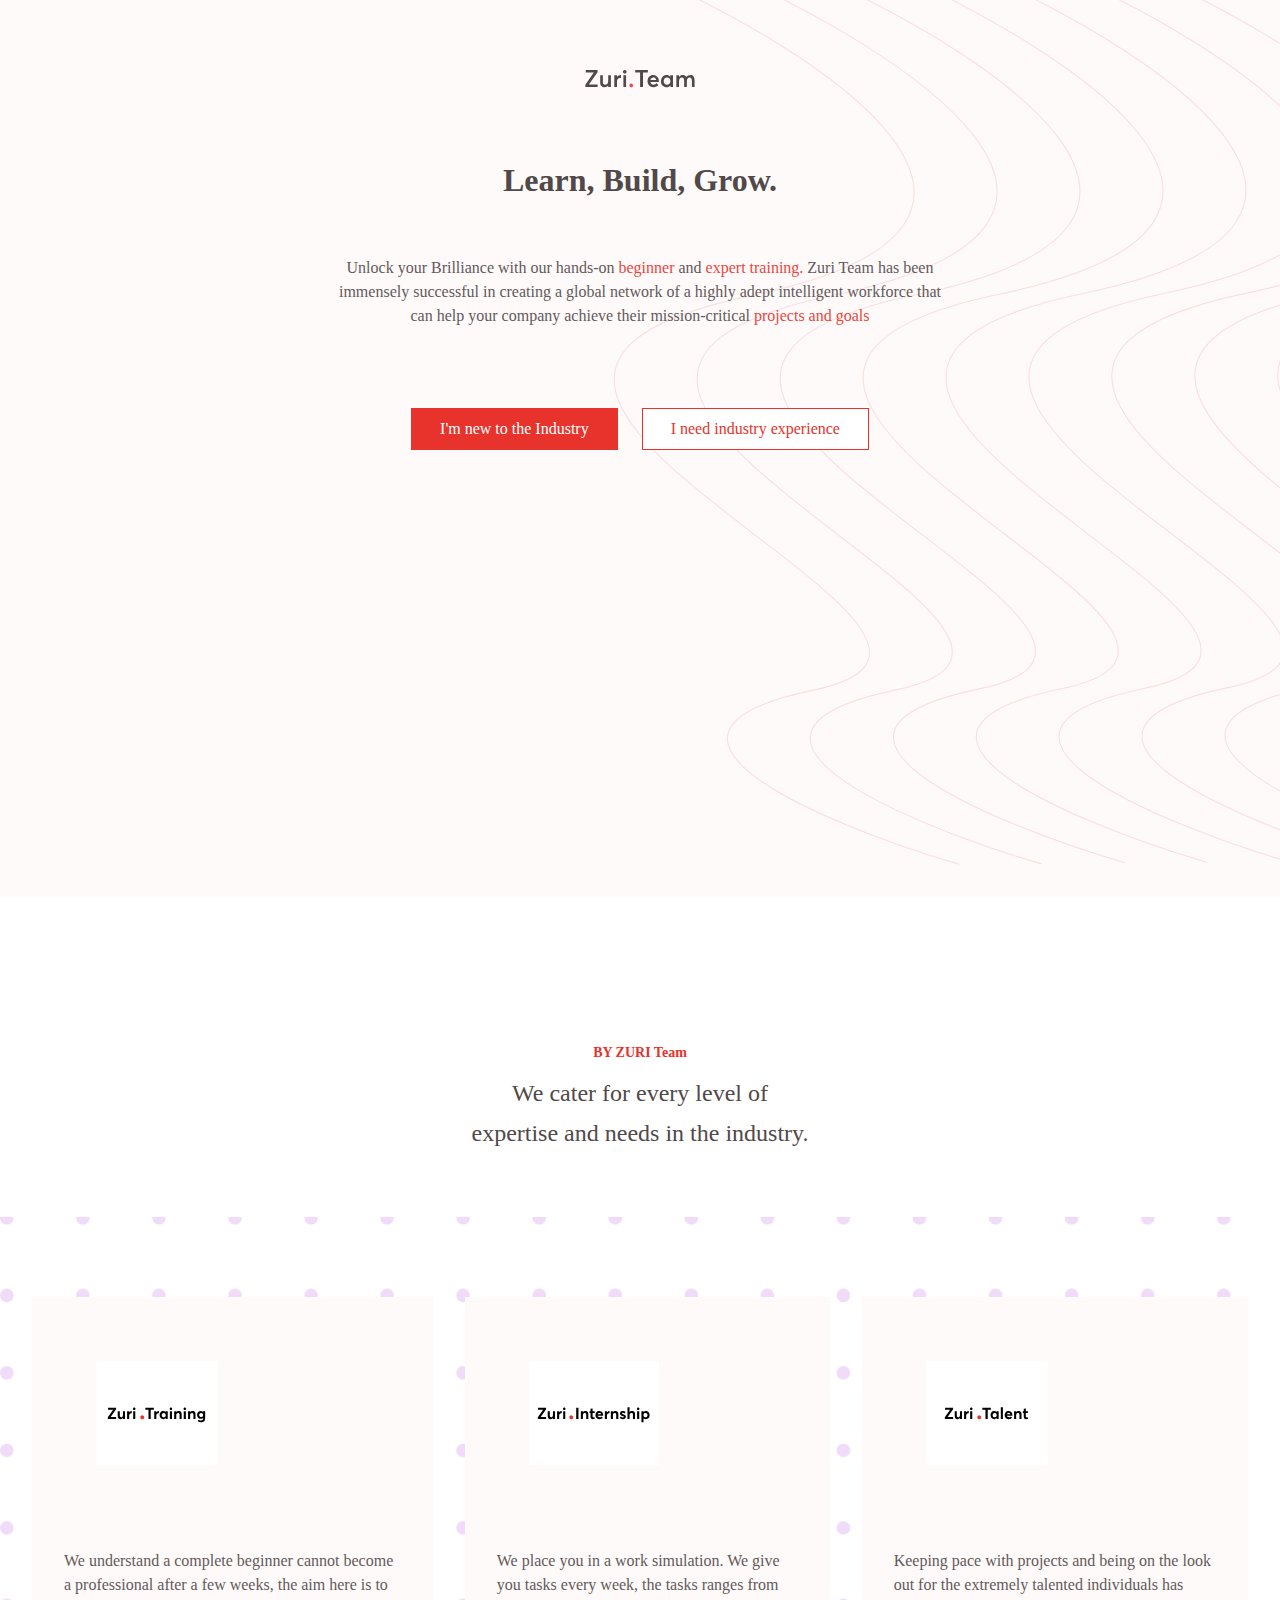
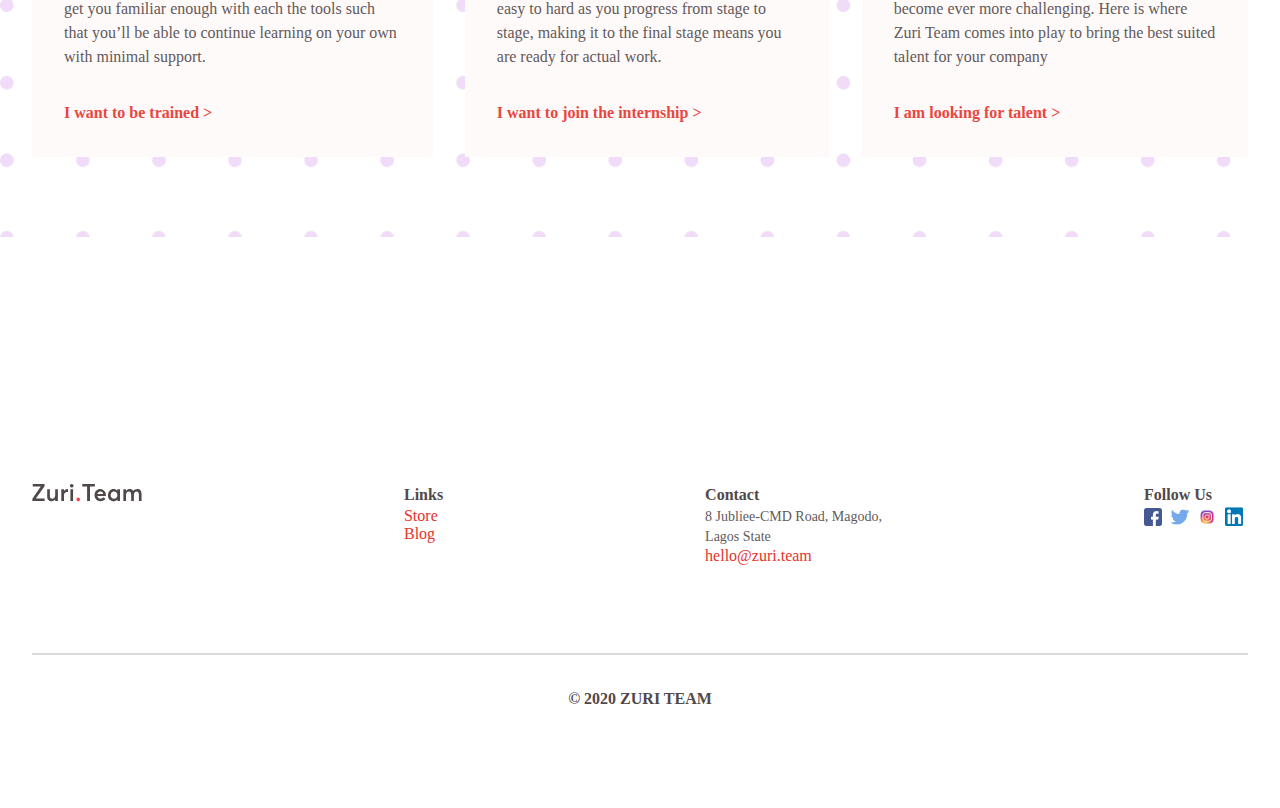
<file: index.html>
<!DOCTYPE html>
<html lang="en">
  <head>
    <meta charset="UTF-8" />
    <meta http-equiv="X-UA-Compatible" content="IE=edge" />
    <meta name="viewport" content="width=device-width, initial-scale=1.0" />
    <link
      rel="icon"
      type="image/png"
      sizes="96x96"
      href="./images/favicon.png"
    />
    <link rel="stylesheet" href="style.css" />
    <title>ZURI| Learn, Build, Grow.</title>
  </head>
  <body>
    <main>
      <div id="zuri-hero">
        <div class="image-container">
          <img src="./images/zuri-logo-full.svg" alt="zuri-logo" />
        </div>

        <div class="text">
          <h2>Learn, Build, Grow.</h2>
          <p>
            Unlock your Brilliance with our hands-on
            <a href="training.html"> beginner</a> and
            <a href="#"> expert training.</a> Zuri
            Team has been immensely successful in creating a global network of a
            highly adept intelligent workforce that can help your company
            achieve their mission-critical
            <a href="talent.html">projects and goals</a>
          </p>
        </div>

        <!--<div class="my-buttons">
            <a href="#">
                <button class=" my-btn red">I'm new to the Industry</button>
            </a>
            <br class="pam">
            <a href="talent.html">
                <button class=" my-btn red-outline">I need industry experience</button>
            </a>
        </div>-->
        <div class="my-buttons">
          <a href="training.html" class=" my-btn red">I'm new to the Industry</a>
          <a href="talent.html" class="my-btn red-outline">I need industry experience</a>
</div>
      </div>
      <section class="heading">
        <div class="zuri-team zuri-training  ">
          <h3 class="title">BY ZURI Team</h3>
          <p class="my-paragraph">We cater for every level of <br> expertise and needs in the industry.</p>
        </div>
        
        <div class="cards">
         <div class="card1">
         <div class="card1-img">
            <img src="./images/zuri-training-img.svg" alt="">
           
         </div>
         <p>We understand a complete beginner cannot become a professional after a few weeks, the aim here is to get you familiar enough with each the tools such that you’ll be able to continue learning on your own with minimal support.

        </p>
        <h3><a href="training.html">I want to be trained ></a></h3>
         </div>

         <div class="card2">
          <div class="card2-img">
           <img src="./images/zuri-internship-img.svg" alt="">
          </div>
          <p>We place you in a work simulation. We give you tasks every week, the tasks ranges from easy to hard as you progress from stage to stage, making it to the final stage means you are ready for actual work.</p>
        <h3><a href="#">I want to join the internship ></a></h3>
        </div>

        <div class="card3">
         <div class="card3-img">
         <img src="./images/zuri-talent-img.svg" alt="">
         </div>
         <p>Keeping pace with projects and being on the look out for the extremely talented individuals has become ever more challenging. Here is where Zuri Team comes into play to bring the best suited talent for your company</p>
        
         <h3><a href="talent.html">I am looking for talent ></a></h3>
        </div>
        </div>
      </section>
    </main>

    <footer id="my-footer">
      <div class="footer-container">
      <img  class="footer-logo" src="./images/zuri-logo-full.svg" alt="">

      <div>
      <h3>Links</h3>
      <a href="#" class="the-foot">Store</a>
      <a href="#" class="the-foot">Blog</a>
      </div>

      <div>
        <h3>Contact</h3>
        <p class="the-foot">8 Jubliee-CMD Road, Magodo,  <br> Lagos State</p>
        <a href="#" class="the-foot">hello@zuri.team </a>
      </div>
      <div class="follow">
        <h3>Follow Us</h3>

        <div class="social-media">
          <img src="./images/fb.png" alt="">
          <img src="./images/twitter.png" alt="">
          <img src="./images/IG.png" alt="">
          <img src="./images/in.png" alt="">
        </div>
      </div>
      </div>
      <hr>
      <div class="copyright">
<p>© 2020 ZURI TEAM</p>
      </div>
    </footer>
  </body>
</html>
</file>
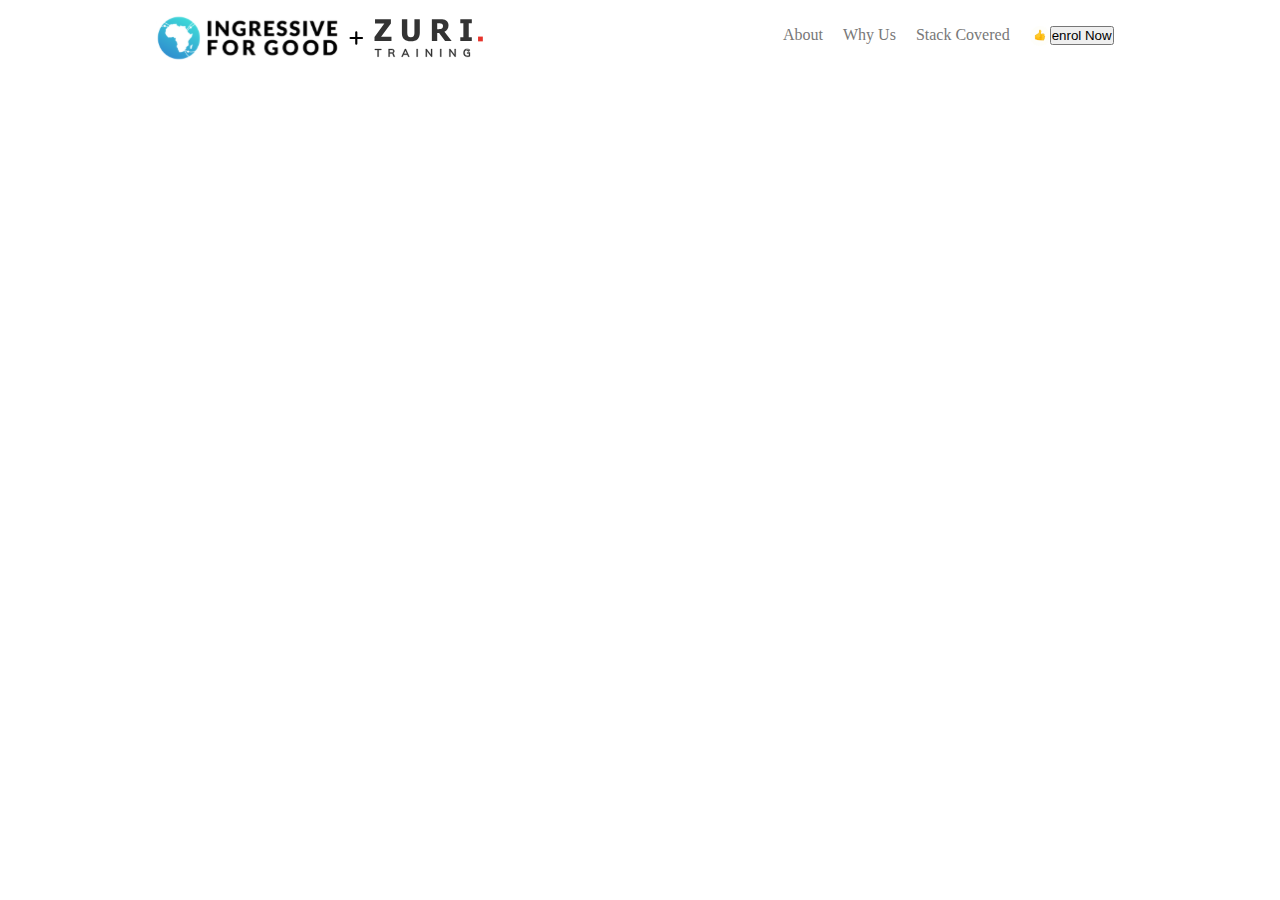
<file: training.html>
<!DOCTYPE html>
<html lang="en">
<head>
    <meta charset="UTF-8">
    <meta http-equiv="X-UA-Compatible" content="IE=edge">
    <meta name="viewport" content="width=device-width, initial-scale=1.0">
    <link
    rel="icon"
    type="image/png"
    sizes="96x96"
    href="./images/favicon.png"
  />
  <link rel="stylesheet" href="style.css" />
    <title>Zuri</title>
</head>
<header>
    <nav class="page-nav">
<div class="page1"> <img src="./training-img/logo.svg" alt=""></div>
<div class="page2">
    <a class="one1" href="">About</a>
    <a  class="one1" href="">Why Us</a>
    <a class="one1" href="">Stack Covered</a>
    <div class="page-thumb">
        <div class="thumb"><img src="./training-img/thumbs.png" alt="" width="20px"></div>
        <div><button class="enrol"> enrol Now</button></div>
    </div>
</div>
    </nav>
</header>
<body>
    
</body>
</html>
</file>
<file: style.css>
@font-face {
    font-family: Averta;
    src: url(https://res.cloudinary.com/dafsch2zs/raw/upload/v1596618987/Zuri%20Landing/AvertaDemoPECuttedDemo-Regular_dghpn7.otf);
}

*{
    padding: 0;
    margin: 0;
    box-sizing: border-box;
    
}
body{
    font-family: 'averta' sans-serif;
    font-family: 'graphik'  sans-serif;
}
/*body{
    margin: 0;
    font-family: -apple-system,BlinkMacSystemFont,"Segoe UI",Roboto,"Helvetica Neue",Arial,"Noto Sans",sans-serif,"Apple Color Emoji","Segoe UI Emoji","Segoe UI Symbol","Noto Color Emoji";
    font-size: 1rem;
    font-weight: 400;
    line-height: 1.5rem;
    text-align: left;
    background-color: #fff;
}*/
#zuri-hero{
    height: 100vh;
    background-image: url(./images/hero-bg.svg);
    background-repeat: no-repeat;
    background-position: center center;
    background-size: cover;
    
}
.image-container{
    margin: auto;
    margin-bottom: 0px 0px 69px;
    padding: 69px 0px 0px;
    display: flex;
}
 .image-container img{
    margin: auto;
}
.text{
    padding: 1rem;
    margin: auto;
    text-align: center;
    max-width: 50%;
}
.text h2{
    margin: 36px;
    text-align: center;
    line-height: 5rem;
font-size: 2em;
    font-weight: 800;
    color: #514949;
}
.text p{
    line-height: 1.5em;
    font-size: 1em;
    color: #514949;
    opacity: 0.9;
}
a {
    color: #E7332B;
    text-decoration: none;
}

a:hover{
    text-decoration: none;
    color: #eb5850;
}
.my-buttons{
    margin-top: 4rem;
    display: flex;
    justify-content: center;
    align-items: center;
}
.my-btn {
    padding: 11px 28px;
    border: 1px solid #E7332B;
}

.red{
    background-color: #E7332B;
    color: #fff;
    margin-right: 24px;
}

.red:hover {
    background-color: #fff;
    color: #E7332B;
}

.red-outline {
    background-color: #fff;
    color: #E7332B;
}

.red-outline:hover {
    background-color: #E7332B;
    color: #fff;
}
section.heading{
    background-color: #fff;
    overflow: hidden;
}
.zuri-training .title{
    margin-top: 141px;
line-height: 1.5rem;
font-size: 14px;
    color: #E7332B;
    
    display: flex;
    justify-content: center;
    align-items: center;
}
.zuri-training p.my-paragraph{
    margin-top: 8px;
    margin-bottom: 64px;
    line-height: 2.5rem;
    font-size: 24px;
    text-align: center;
    color: #514949;
}
.cards{
    padding: 5rem 2rem;
    display: flex;
    flex-direction: row;
    gap: 2rem;
    background-image: url("./images/right_yz6hn3.png");
    background-repeat: no-repeat;
    background-position: center center;
    background-size: cover;
    
}
.cards div{
    padding: 2rem;
    background-color: #FFFAFA;
}
.cards div img{
    margin-bottom: 3rem;
    margin-right: 1em;
}
.cards div p{
    margin-bottom: 2rem;
    line-height: 1.5rem;
    color: #514949;
    opacity: 0.9; 
}
.cards div h3 a{
    font-size: 16px;
    line-height: 1.5rem;
    color: #E7332B;
    opacity: 0.9;
}
/*.footer-container{
    display: flex;
    justify-content: space-between;
    align-items: flex-start;
    padding: 2rem;

}
.footer-container a{
    text-decoration: none;
    color: #E7332B;
    display: block;
}
.footer-container div{
    display: flex;
    flex-direction: column;
    gap: 1rem;
}
 .footer-container.social-media{ 
    display: inline-block;
}
.footer-container.social-media img{ 
    width: 18px !important;
    margin-right: 5px;

}*/
footer{
    margin-top: 13.4rem;

}
.footer-container {
    padding: 20px;
    margin-bottom: 3.5rem;
    display: flex;
    justify-content: space-between;
    align-items: flex-start;
    padding: 2rem;
    width: 100%;
   
   
}
.footer-container h3 {
    line-height: 24px;
    font-size: 16px;
    font-weight: bold;
    color: #514949;
}
.footer-container a{
    text-decoration: none;
    color: #E7332B;
    display: block;
}
/*.footer-container div{
    display: flex;
    flex-direction: column;
    gap: 1rem;
}*/
.footer-container p{
    font-size: 14px;
    line-height: 20px;
    color: #514949;
    opacity: 0.9;
}
.footer-container.social-media{
    flex-direction: row;
    gap: 1rem;
    
}

.social-media img{
    width: 18px !important;
    margin-right: 5px;

}
footer hr {
    margin: auto;
    width: 95%;
    opacity: 0.2;
    border: 0.7px solid #514949;
}

.copyright p {
    font-size: 16px;
    line-height: 24px;
    font-weight: bold;
    margin-top: 32px;
    color: #514949;
    padding-bottom: 97px;
    text-align: center;
}

@media screen and (max-width:991px) {
    .cards{
        display: flex;
        flex-direction: column;
        gap: 2rem;
    }
}
@media screen  and (max-width:768px)  {
   #zuri-hero{
    height: auto;
   }

   .textp{
    max-width: 50%;
   }
   
    .cards{
        display: flex;
        flex-direction: column;
        gap: 2rem;
    }
    .my-buttons{
        margin-bottom: 50px;
        
        flex-direction: column;

    }
    .red{
        margin: 0;
    }
    .my-btn{
        margin-bottom: 10px;
    }
    .footer-container{
        flex-direction: column;
        justify-content: center;
        align-items: center;

    }
.footer-logo{
    width: 150px;
    margin-bottom: 15px;
}
}
@media screen and (max-width :450px) {
    .textp{
        max-width: 95%;
    }

}


    
    /*button.my-btn .red {
        display: block;
        margin: auto;
        justify-content: center;
    }
    button.my-btn .red  {
        display: block;
        margin: auto;
        justify-content: center;
    }*/
    




/*talent page*/
/*training page*/
.page-nav{
    display: flex;
    justify-content: space-around;
}
.page2{
    display: flex;
    padding: 16px;
    
}
.page1{
    display: flex;
    justify-content: space-around;
    padding: 16px;
}   
.page-thumb{
    display: flex;
    padding: 10px;
}
.one1{
    padding: 10px;
    color: #787878;
}
</file>
